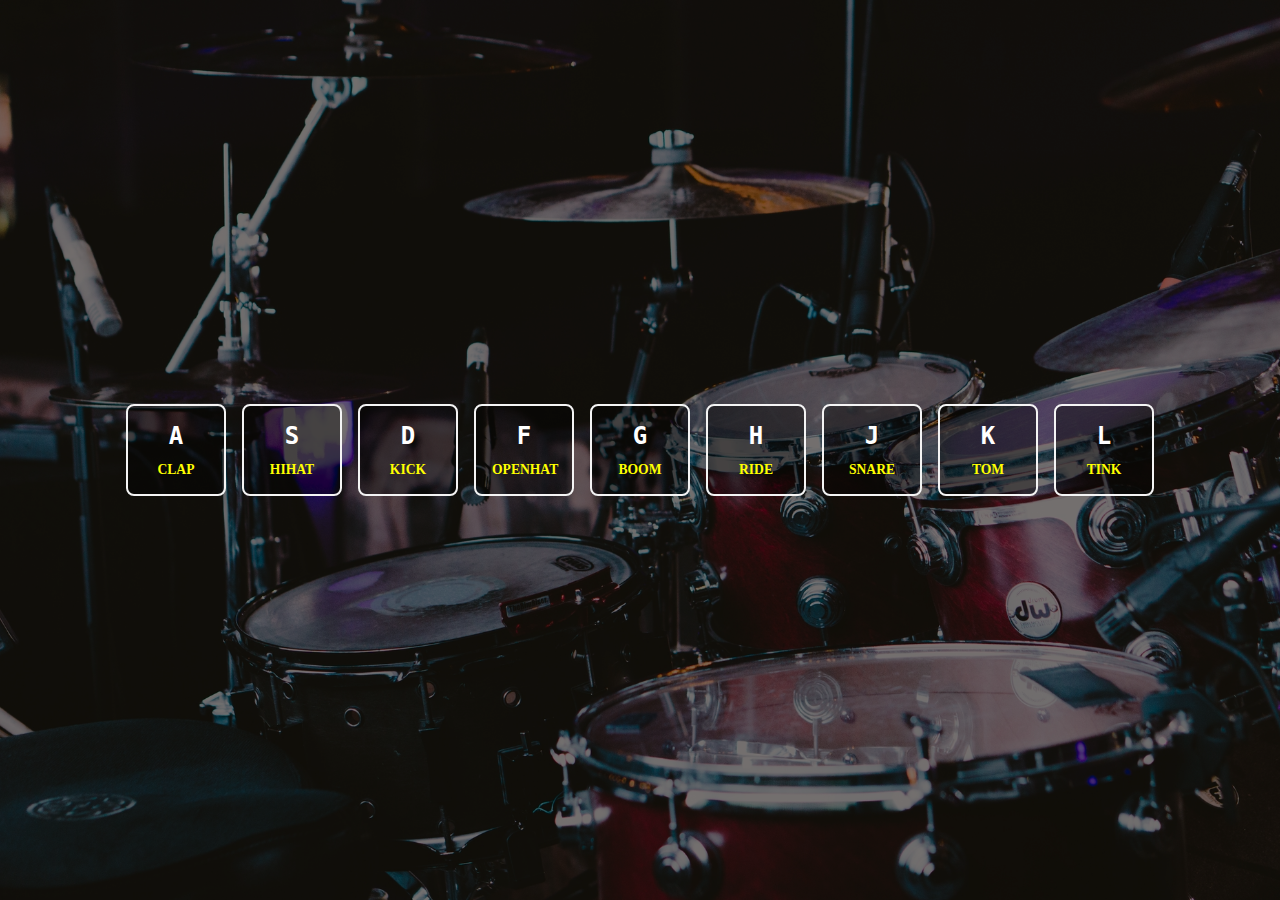
<file: index.html>
<!DOCTYPE html>
<html lang="en">
    <head>
        <meta charset="UTF-8">
        <meta http-equiv="X-UA-Compatible" content="IE=edge">
        <meta name="viewport" content="width=device-width, initial-scale=1.0">
        <link rel="stylesheet" href="./styles.css">
        <title>1/30 | Drum Kit</title>
    </head>
    <body>
        <div id="body-wrapper">
            <div class="btn" data-key="65"> 
                <kbd>A</kbd>
                <span class="sound-name">CLAP</span>
            </div>
            <div class="btn" data-key="83"> 
                <kbd>S</kbd>
                <span class="sound-name">HIHAT</span>
            </div>
            <div class="btn" data-key="68">
                <kbd>D</kbd>
                <span class="sound-name">KICK</span>
            </div>
            <div class="btn" data-key="70">
                <kbd>F</kbd>
                <span class="sound-name">OPENHAT</span>
            </div>
            <div class="btn" data-key="71">
                <kbd>G</kbd>
                <span class="sound-name">BOOM</span>
            </div>
            <div class="btn" data-key="72">
                <kbd>H</kbd>
                <span class="sound-name">RIDE</span>
            </div>
            <div class="btn" data-key="74">
                <kbd>J</kbd>
                <span class="sound-name">SNARE</span>
            </div>
            <div class="btn" data-key="75">
                <kbd>K</kbd>
                <span class="sound-name">TOM</span>
            </div>
            <div class="btn" data-key="76">
                <kbd>L</kbd>
                <span class="sound-name">TINK</span>
            </div>

            <audio class="sound" data-key="65">
                <source src="./assets/sounds/clap.wav" type="audio/wav" preload>
            </audio>
            <audio class="sound" data-key="83">
                <source src="./assets/sounds/hihat.wav" type="audio/wav" preload>
            </audio>
            <audio class="sound" data-key="68">
                <source src="./assets/sounds/kick.wav" type="audio/wav" preload>
            </audio>
            <audio class="sound" data-key="70">
                <source src="./assets/sounds/openhat.wav" type="audio/wav" preload>
            </audio>
            <audio class="sound" data-key="71">
                <source src="./assets/sounds/boom.wav" type="audio/wav" preload>
            </audio>
            <audio class="sound" data-key="72">
                <source src="./assets/sounds/ride.wav" type="audio/wav" preload>
            </audio>
            <audio class="sound" data-key="74">
                <source src="./assets/sounds/snare.wav" type="audio/wav" preload>
            </audio>
            <audio class="sound" data-key="75">
                <source src="./assets/sounds/tom.wav" type="audio/wav" preload>
            </audio>
            <audio class="sound" data-key="76">
                <source src="./assets/sounds/tink.wav" type="audio/wav" preload>
            </audio>
        </div>
       
        <script src="./main.js"></script>
    </body>
</html>

<!-- My Implementation
            <button class="btn btn-a"> 
                <audio class="sound">
                    <source src="./assets/sounds/clap.wav" type="audio/wav" preload>
                </audio>
                <span class="sound-key">A</span>
                <span class="sound-name">CLAP</span>
            </button>
            <button class="btn btn-s">
                <audio class="sound">
                    <source src="./assets/sounds/hihat.wav" type="audio/wav" preload>
                </audio>
                <span class="sound-key">S</span>
                <span class="sound-name">HIHAT</span>
            </button>
            <button class="btn btn-d">
                <audio class="sound">
                    <source src="./assets/sounds/kick.wav" type="audio/wav" preload>
                </audio>
                <span class="sound-key">D</span>
                <span class="sound-name">KICK</span>
            </button>
            <button class="btn btn-f">
                <audio class="sound">
                    <source src="./assets/sounds/openhat.wav" type="audio/wav" preload>
                </audio>
                <span class="sound-key">F</span>
                <span class="sound-name">OPENHAT</span>
            </button>
            <button class="btn btn-g">
                <audio class="sound">
                    <source src="./assets/sounds/boom.wav" type="audio/wav" preload>
                </audio>
                <span class="sound-key">G</span>
                <span class="sound-name">BOOM</span>
            </button>
            <button class="btn btn-h">
                <audio class="sound">
                    <source src="./assets/sounds/ride.wav" type="audio/wav" preload>
                </audio>
                <span class="sound-key">H</span>
                <span class="sound-name">RIDE</span>
            </button>
            <button class="btn btn-j">
                <audio class="sound">
                    <source src="./assets/sounds/snare.wav" type="audio/wav" preload>
                </audio>
                <span class="sound-key">J</span>
                <span class="sound-name">SNARE</span>
            </button>
            <button class="btn btn-k">
                <audio class="sound">
                    <source src="./assets/sounds/tom.wav" type="audio/wav" preload>
                </audio>
                <span class="sound-key">K</span>
                <span class="sound-name">TOM</span>
            </button>
            <button class="btn btn-l">
                <audio class="sound">
                    <source src="./assets/sounds/tink.wav" type="audio/wav" preload>
                </audio>
                <span class="sound-key">L</span>
                <span class="sound-name">TINK</span>
            </button> -->
</file>
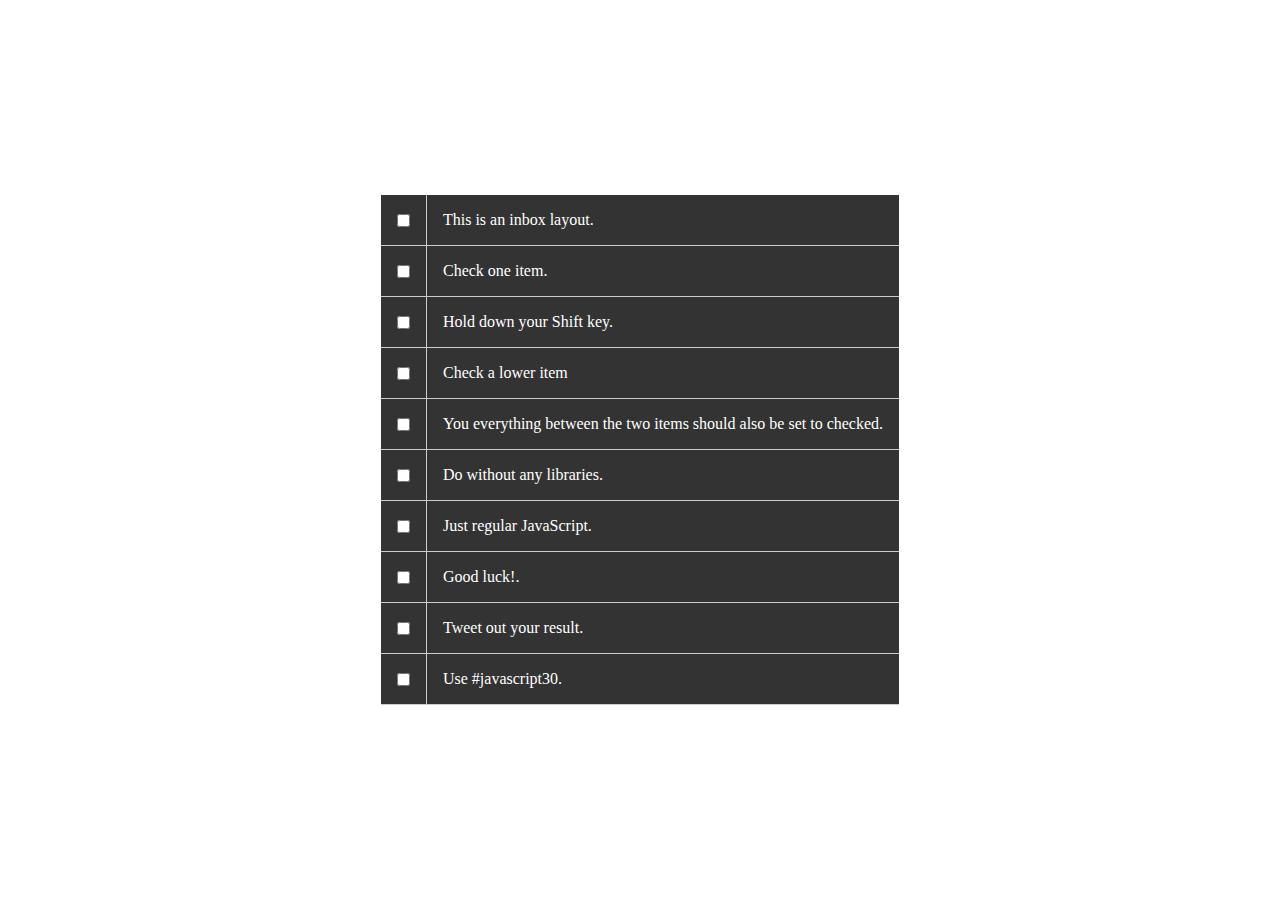
<file: day-10-multiple-checkboxes/index.html>
<!DOCTYPE html>
<html lang="en">
    <head>
        <meta charset="UTF-8">
        <meta http-equiv="X-UA-Compatible" content="IE=edge">
        <meta name="viewport" content="width=device-width, initial-scale=1.0">
        <title>10/30 | Shift Click Multiple Checkbox</title>

        <link rel="stylesheet" href="styles.css">
    </head>
    <body>
        <div class="inbox">
            <div class="item">
                <input type="checkbox"/>
                <p>This is an inbox layout.</p>
            </div>
            <div class="item">
                <input type="checkbox"/>
                <p>Check one item.</p>
            </div>
            <div class="item">
                <input type="checkbox"/>
                <p>Hold down your Shift key.</p>
            </div>
            <div class="item">
                <input type="checkbox"/>
                <p>Check a lower item</p>
            </div>
            <div class="item">
                <input type="checkbox"/>
                <p>You everything between the two items should also be set to checked.</p>
            </div>
            <div class="item">
                <input type="checkbox"/>
                <p>Do without any libraries.</p>
            </div>
            <div class="item">
                <input type="checkbox"/>
                <p>Just regular JavaScript.</p>
            </div>
            <div class="item">
                <input type="checkbox"/>
                <p>Good luck!.</p>
            </div>
            <div class="item">
                <input type="checkbox"/>
                <p>Tweet out your result.</p>
            </div>
            <div class="item">
                <input type="checkbox"/>
                <p>Use #javascript30.</p>
            </div>
        </div>

        <script src="main.js"></script>
    </body>
</html>
</file>
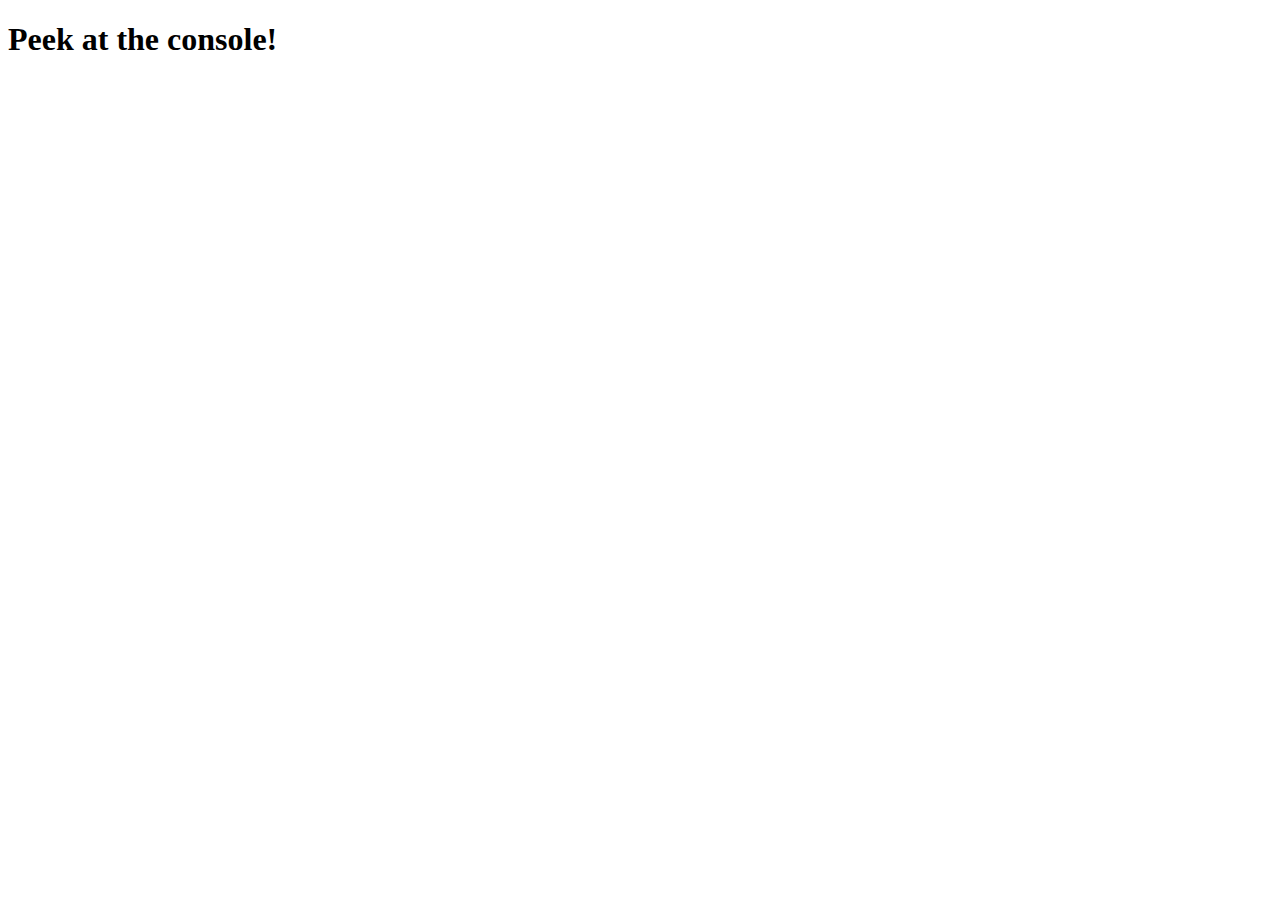
<file: day-14-reference-vs-copy/index.html>
<!DOCTYPE html>
<html lang="en">
    <head>
    <meta charset="UTF-8">
    <title>JS Reference VS Copy</title>
    </head>
    <body>
        <h1>Peek at the console!</h1>
    <script src="./script.js"></script>

    </body>
</html>
</file>
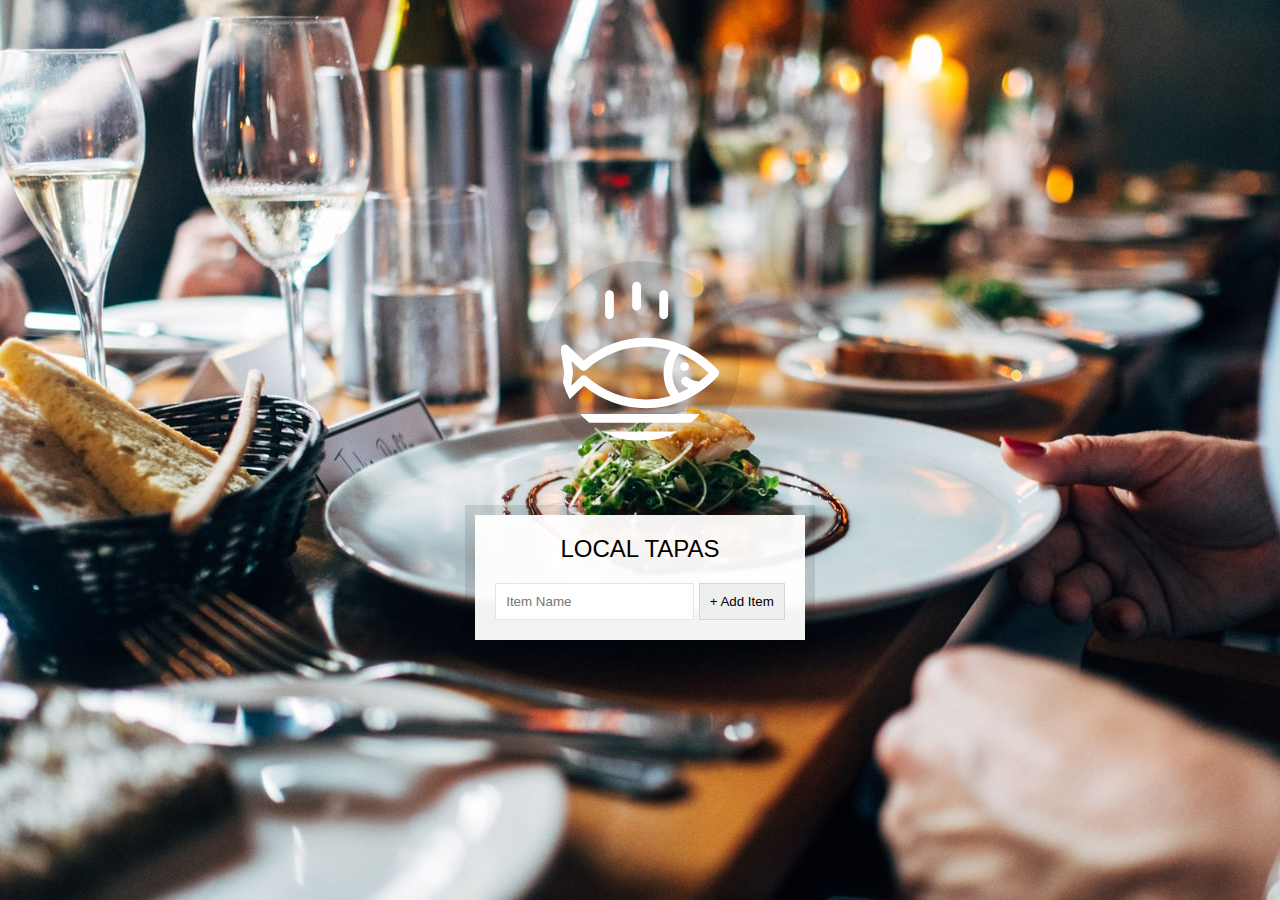
<file: day-15-local-storage/index.html>
<!DOCTYPE html>
<html lang="en">
    <head>
        <meta charset="UTF-8">
        <meta http-equiv="X-UA-Compatible" content="IE=edge">
        <meta name="viewport" content="width=device-width, initial-scale=1.0">
        <title>15/ 30 | Local Storage | Event Delegation</title>
        <link rel="stylesheet" href="styles.css">
    </head>
    <body>
        <svg xmlns="http://www.w3.org/2000/svg" xmlns:xlink="http://www.w3.org/1999/xlink" version="1.1" x="0px" y="0px" viewBox="0 0 512 512" enable-background="new 0 0 512 512" xml:space="preserve"><g><path d="M495.9,425.3H16.1c-5.2,0-10.1,2.9-12.5,7.6c-2.4,4.7-2.1,10.3,0.9,14.6l39,56.4c2.6,3.8,7,6.1,11.6,6.1h401.7   c4.6,0,9-2.3,11.6-6.1l39-56.4c3-4.3,3.3-9.9,0.9-14.6C506,428.2,501.1,425.3,495.9,425.3z M449.4,481.8H62.6L43,453.6H469   L449.4,481.8z"/><path d="M158.3,122c7.8,0,14.1-6.3,14.1-14.1V43.4c0-7.8-6.3-14.1-14.1-14.1c-7.8,0-14.1,6.3-14.1,14.1v64.5   C144.2,115.7,150.5,122,158.3,122z"/><path d="M245.1,94.7c7.8,0,14.1-6.3,14.1-14.1V16.1c0-7.8-6.3-14.1-14.1-14.1C237.3,2,231,8.3,231,16.1v64.5   C231,88.4,237.3,94.7,245.1,94.7z"/><path d="M331.9,122c7.8,0,14.1-6.3,14.1-14.1V43.4c0-7.8-6.3-14.1-14.1-14.1s-14.1,6.3-14.1,14.1v64.5   C317.8,115.7,324.1,122,331.9,122z"/><path d="M9.6,385.2c5.3,2.8,11.8,1.9,16.2-2.2l50.6-47.7c56.7,46.5,126.6,71.9,198.3,71.9c0,0,0,0,0,0   c87.5,0,169.7-36.6,231.4-103.2c5-5.4,5-13.8,0-19.2c-61.8-66.5-144-103.2-231.4-103.2c-72,0-142.2,25.6-199,72.5l-50-47.1   c-4.4-4.1-10.9-5-16.2-2.2c-5.3,2.8-8.3,8.7-7.4,14.6l11.6,75L2.2,370.6C1.3,376.5,4.2,382.4,9.6,385.2z M380.9,230.8   c34.9,14.3,67.2,35.7,95.3,63.6c-10.1,10-20.8,19.2-31.9,27.5c-22.4-3.3-29.6-8.8-30.7-9.7c-4-5.7-11.8-7.7-18.1-4.4   c-6.9,3.6-9.5,12.2-5.9,19.1c1.9,3.5,7.3,10.3,22.4,16c-10.1,5.7-20.5,10.7-31.1,15.1C352.4,320.2,352.4,268.6,380.9,230.8z    M36.3,255.6l29.4,27.7c5.3,5,13.6,5.1,19.1,0.3c53.2-47.6,120.7-73.7,190-73.7c26.9,0,53.2,3.9,78.5,11.3   c-29.3,44.6-29.3,102,0,146.6c-25.3,7.4-51.6,11.3-78.5,11.3c-69,0-136.3-26-189.4-73.2c-2.7-2.4-13.4-6.3-19.1,0.3l-30.1,28.3   l5.7-40C42.2,293,36.3,255.6,36.3,255.6z"/><circle cx="398.8" cy="273.8" r="14.1"/></g></svg>

        <div class="wrapper">
            <h2>LOCAL TAPAS</h2>
            <p></p>
            <ul class="plates">
                <li>Loading Tapas...</li>
            </ul>
            <form class="add-items">
                <input type="text" name="item" placeholder="Item Name" required>
                <input type="submit" value="+ Add Item">
            </form>
        </div>
        <script src="main.js"></script>
    </body>
</html>
</file>
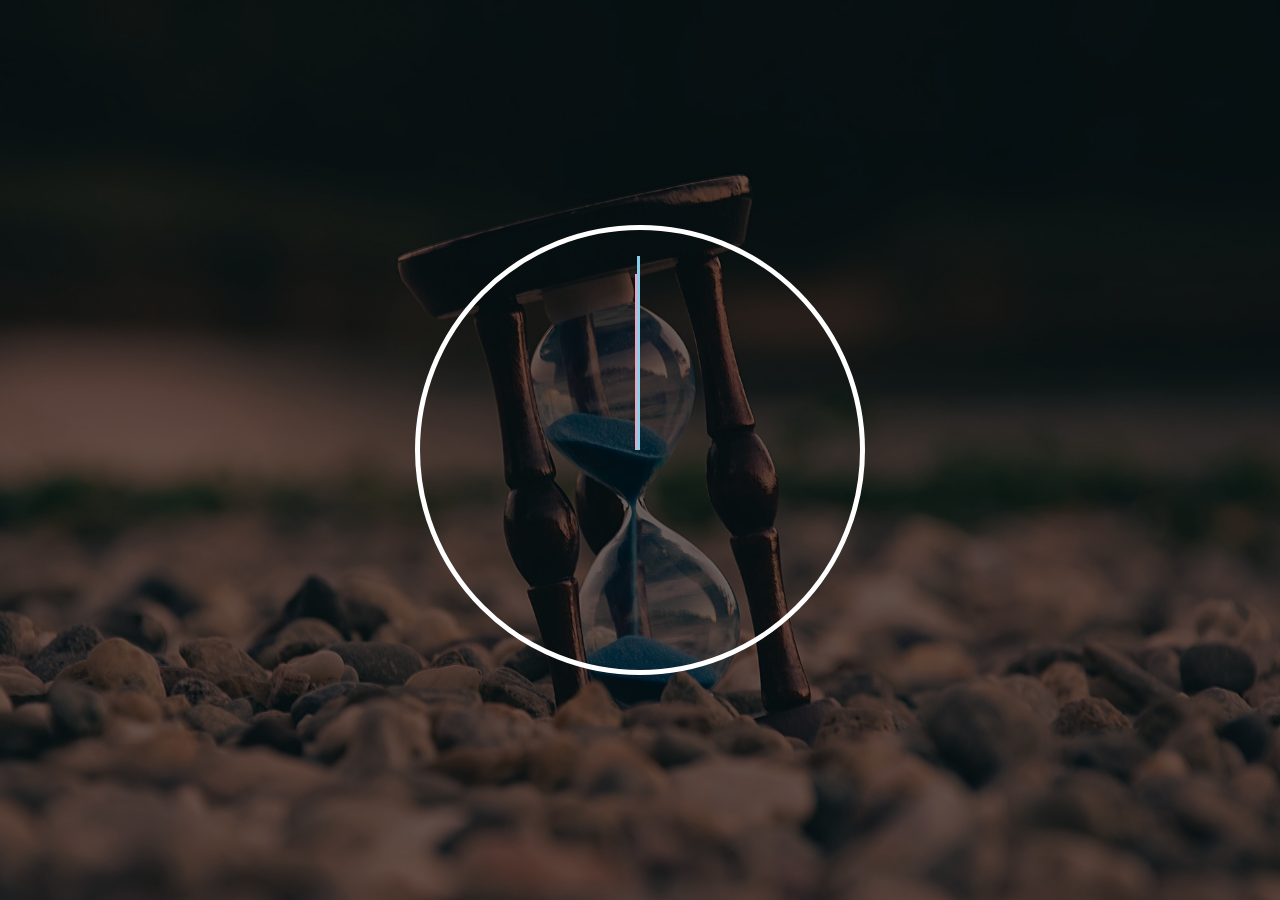
<file: day-2-clock/index.html>
<!DOCTYPE html>
<html lang="en">
    <head>
        <meta charset="UTF-8">
        <meta http-equiv="X-UA-Compatible" content="IE=edge">
        <meta name="viewport" content="width=device-width, initial-scale=1.0">
        <title>2/30 | Clock</title>

        <link rel="stylesheet" href="styles.css">
    </head>
    <body id="page-wrapper">
            <div class="clock-container">
                <div class="clock-hand-container">
                    <div class="clock-hand hour-hand"></div>
                    <div class="clock-hand minute-hand"></div>
                    <div class="clock-hand second-hand"></div>
                </div>
            </div>

        <script src="main.js"></script>
    </body>
</html>
</file>
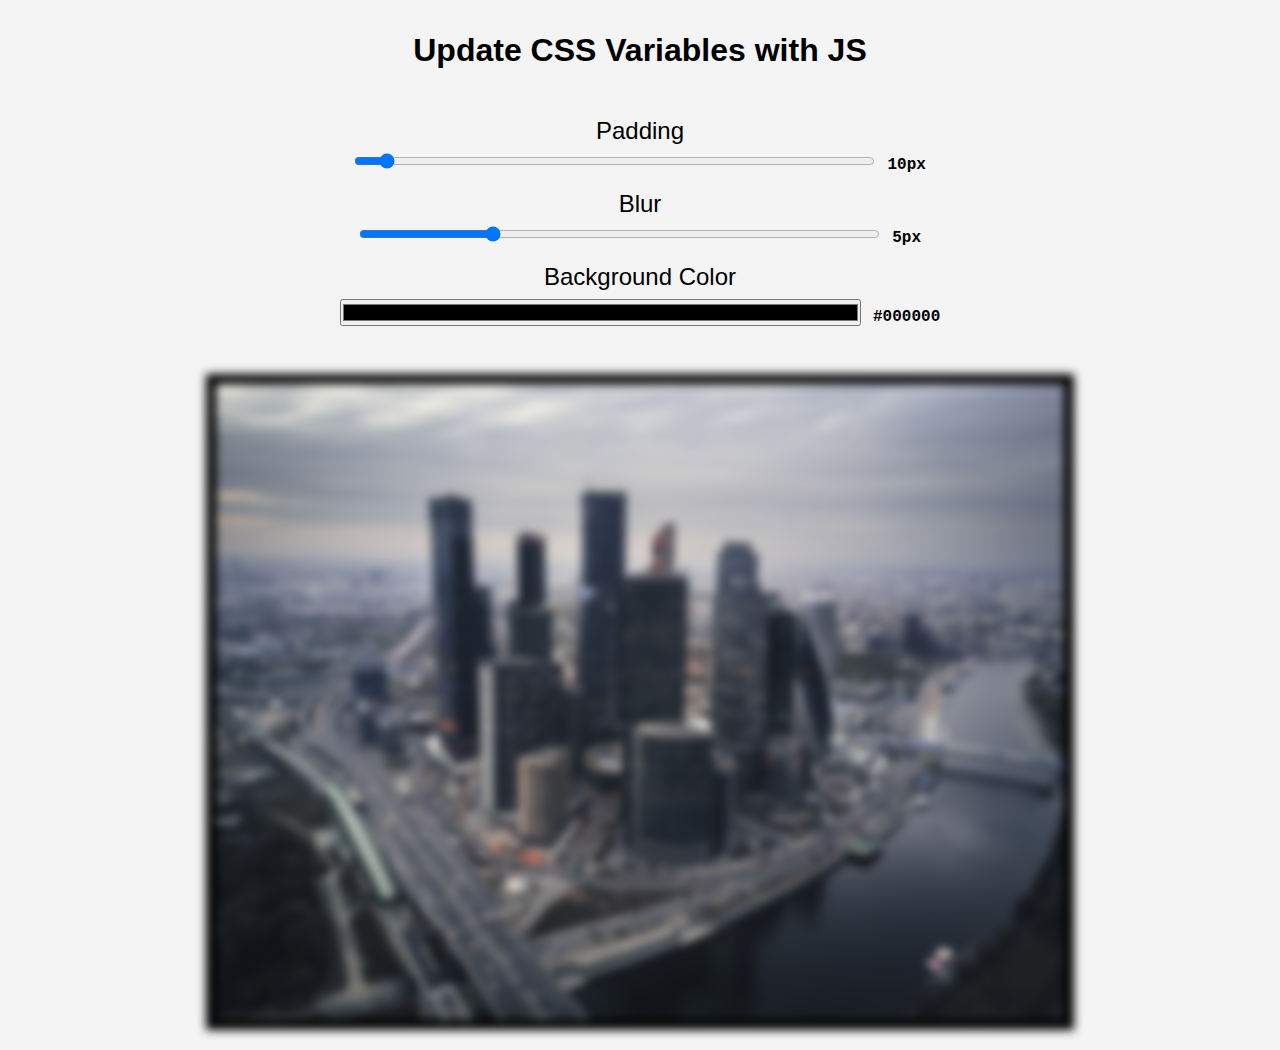
<file: day-3-variables/index.html>
<!DOCTYPE html>
<html lang="en">
    <head>
        <meta charset="UTF-8">
        <meta http-equiv="X-UA-Compatible" content="IE=edge">
        <meta name="viewport" content="width=device-width, initial-scale=1.0">
        <title>3/30 | Variables</title>

        <link rel="stylesheet" href="styles.css">
    </h>
    <body>
        <div id="page-wrapper">
            <h1 class="hero-head">Update CSS Variables with <span class="image-bg-color">JS</span></h1>
    

            <div class="image-manip-form">
                <div class="form-group">
                    <label for="range-padding">Padding</label>
                    <input type="range" name="range-padding" value="10" data-sizing="px" max="200" id="range-padding" min="0">
                    <span class="value-padding"></span>
                </div>
                <div class="form-group">
                    <label for="range-blur">Blur</label>
                    <input type="range" name="range-blur" value="5" data-sizing="px" min="0" max="20" id="range-blur">
                    <span class="value-blur"></span>
                </div>
                <div class="form-group">
                    <label for="bg-color-picker">Background Color</label>
                    <input type="color" name="bg-color-picker" id="bg-color-picker">
                    <span class="value-bg-color"></span>
                </div>
                
            </div>
            <div class="image-container">
                <img src="./assets/images/skyscrapers2.jpg" alt="Scyscrapers" class="img">
            </div>
        </div>

        <script src="./main.js"></script>
    </body>
</html>
</file>
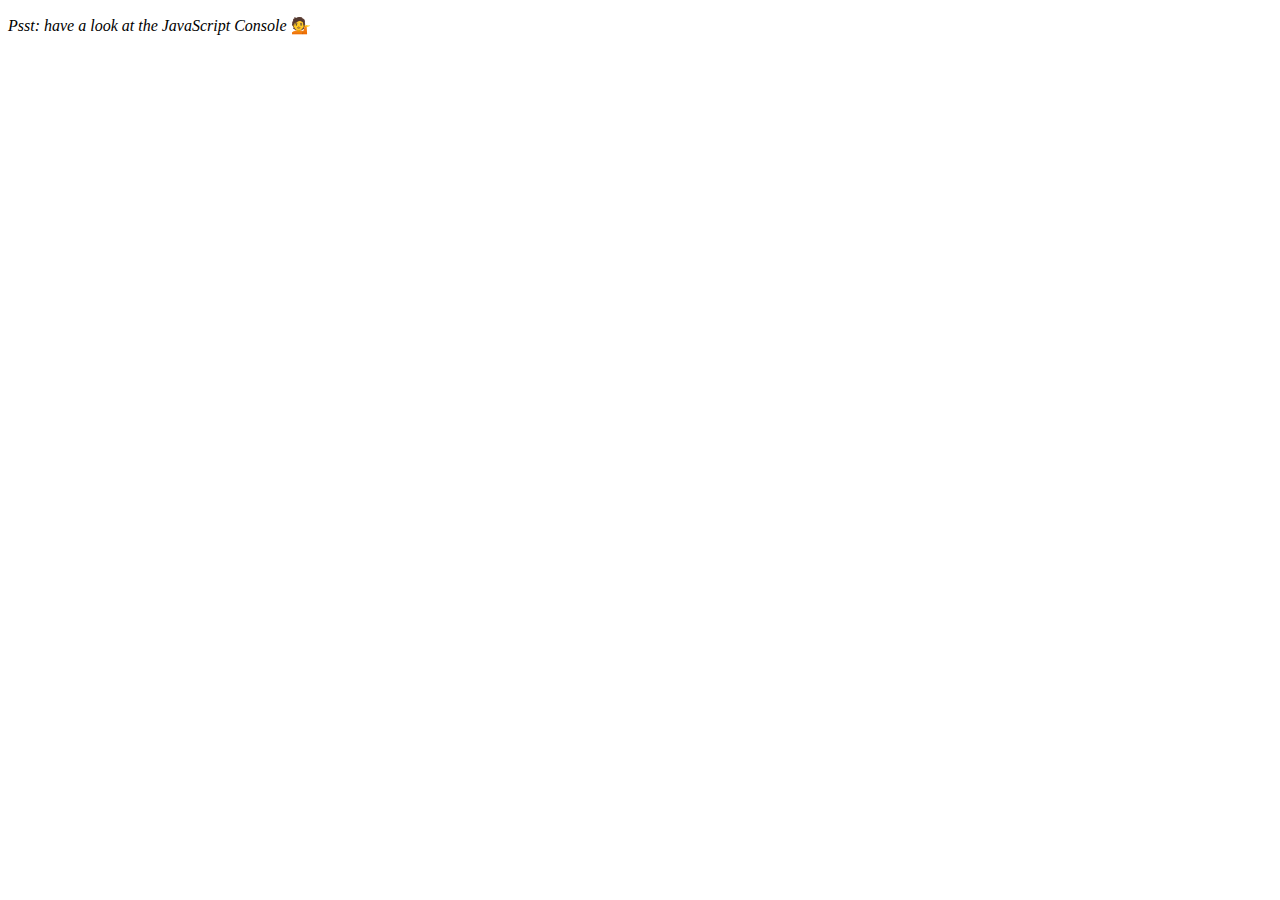
<file: day-4-array-cardio/index.html>
<!DOCTYPE html>
<html lang="en">
<head>
  <meta charset="UTF-8">
  <title>Array Cardio 💪</title>
</head>
<body>
  <p><em>Psst: have a look at the JavaScript Console</em> 💁</p>
  <script src="main.js"></script>
</body>
</html>
</file>
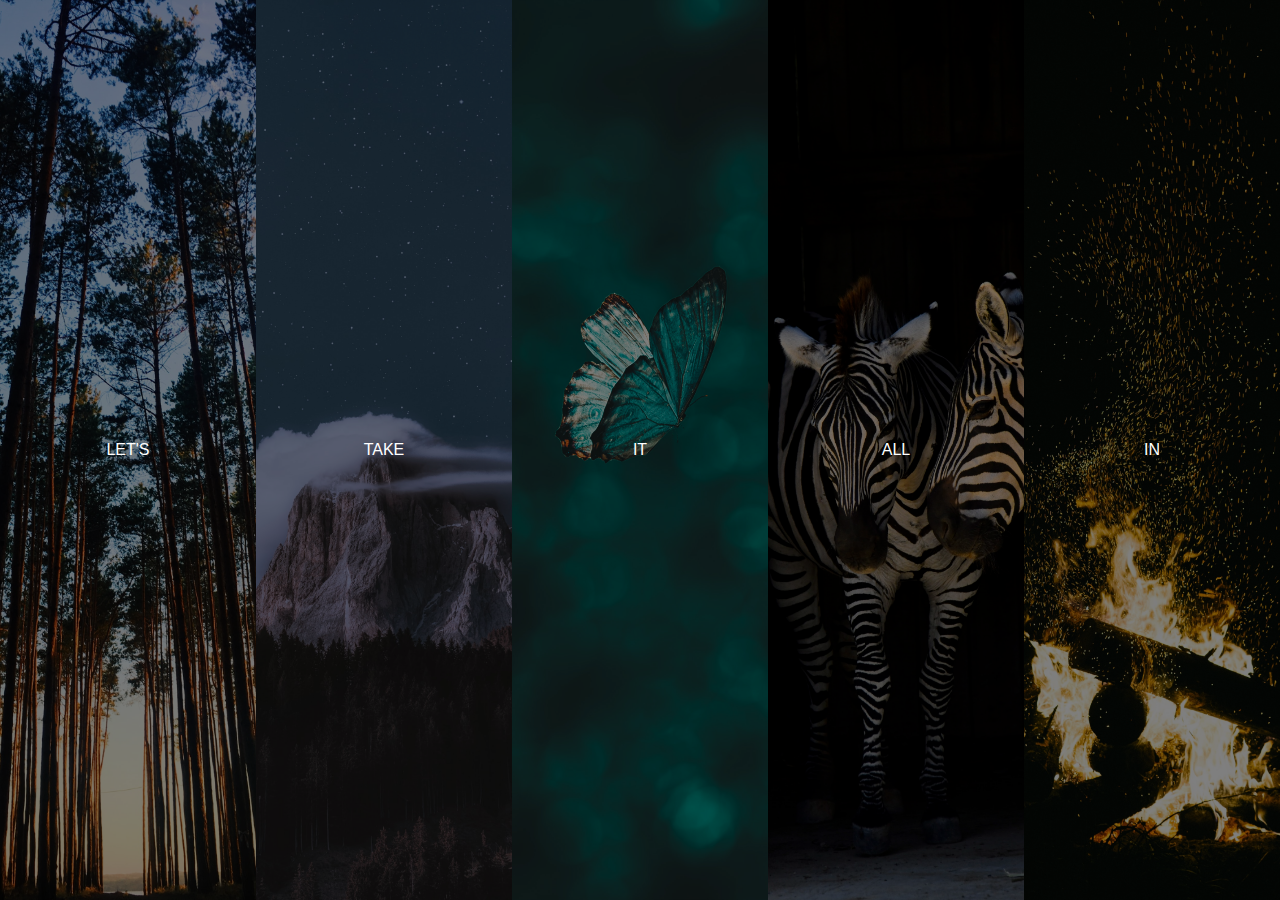
<file: day-5-flex-panel-image-gallery/index.html>
<!DOCTYPE html>
<html lang="en">
    <head>
        <meta charset="UTF-8">
        <meta http-equiv="X-UA-Compatible" content="IE=edge">
        <meta name="viewport" content="width=device-width, initial-scale=1.0">
        <title>5/30 | Flex Panel Image Gallery</title>

        <link rel="stylesheet" href="styles.css">
    </head>
    <body>
        <div class="panel-container">
            <div class="panel">
                <p class="l-text">Hey</p>
                <p class="xl-text">Let's</p>
                <p class="l-text">Dance</p>
            </div>
            <div class="panel">
                <p class="l-text">Give</p>
                <p class="xl-text">Take</p>
                <p class="l-text">Receive</p>
            </div>
            <div class="panel">
                <p class="l-text">Experience</p>
                <p class="xl-text">It</p>
                <p class="l-text">Today</p>
            </div>
            <div class="panel">
                <p class="l-text">Give</p>
                <p class="xl-text">All</p>
                <p class="l-text">You Can</p>
            </div>
            <div class="panel">
                <p class="l-text">Life</p>
                <p class="xl-text">In</p>
                <p class="l-text">Motion</p>
            </div>
        </div>

        <script src="./main.js"></script>
    </body>
</html>
</file>
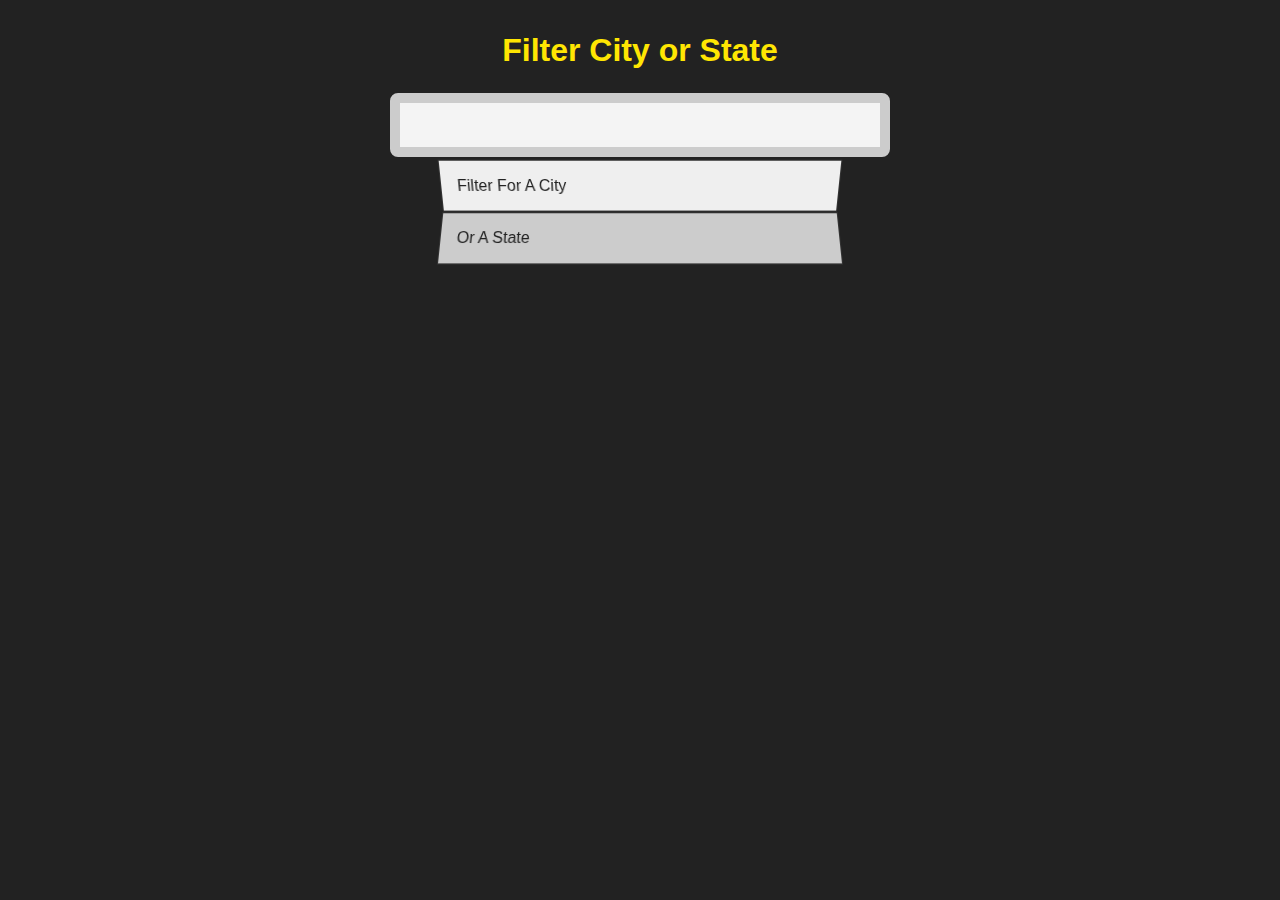
<file: day-6-ajax-type-ahead/index.html>
<!DOCTYPE html>
<html lang="en">
    <head>
        <meta charset="UTF-8">
        <meta http-equiv="X-UA-Compatible" content="IE=edge">
        <meta name="viewport" content="width=device-width, initial-scale=1.0">
        <title>6 / 30 | AJAX Type Ahead</title>

        <link rel="stylesheet" href="styles.css">
    </head>
    <body>
        <div id="body-wrapper">
            <h1 class="hero-head">
                Filter City or State
            </h1>
            <div class="filter-form">
                <input type="text" name="filter-input" id="filter-input">
                <div class="filter-outupt">
                    <li>Filter For A City <span class="population"></span></li>
                    <li>Or A State <span class="population"></span></li>
                </div>
            </div>
        <div>
        <script src="main.js"></script>
    </body>
</html>
</file>
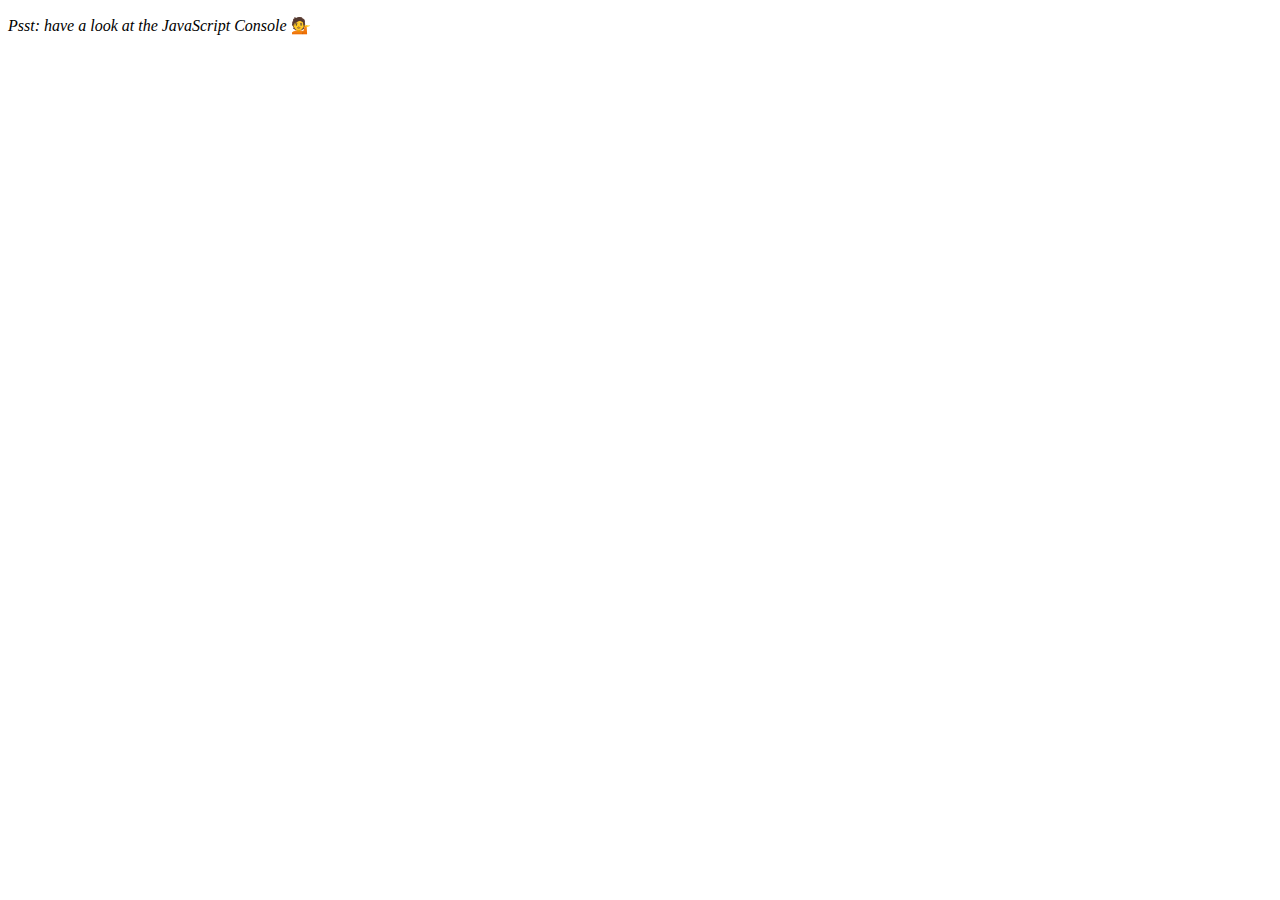
<file: day-7-array-cardio-2/index.html>
<!DOCTYPE html>
<html lang="en">
    <head>
        <meta charset="UTF-8">
        <meta http-equiv="X-UA-Compatible" content="IE=edge">
        <meta name="viewport" content="width=device-width, initial-scale=1.0">
        <title>Day 7/30 | Array Cardio Day 2</title>
    </head>
    <body>
        <p><em>Psst: have a look at the JavaScript Console</em> 💁</p>

        <script src="main.js"></script>
    </body>
</html>
</file>
<file: styles.css>
* {
    box-sizing: border-box;
    padding: 0;
    margin: 0;
}

body {
    background: url('./assets/images/instruments.jpg') no-repeat center center/ cover;
    
    width: 100%;
}

#body-wrapper {
    background: rgba(0, 0, 0, 0.5);
    min-height: 100vh;
    display: flex;
    flex-direction: row;
    gap: 1rem;
    justify-content: center;
    align-items: center;
    flex-wrap: wrap;
    align-content: center;
    padding: 2rem 1rem;
}

.btn {
    text-align: center;
    background: rgba(0,0,0,0.4);
    outline: none;
    border: 2px solid #f4f4f4;
    padding: 1rem;
    width: 100px;
    max-height: 200px;
    border-radius: 0.5rem;
    color: yellow;
    font-weight: bold;
    font-size: 0.85rem;
    transition: all 0.07s ease-out;
}

.btn kbd {
    font-size: 1.5rem;
    display: block;
    color: #fff;
    margin: 0 auto 0.75rem auto;
}



.btn:hover {
    /* transform: scale(0.9); */
    background: rgba(0,0,0,0.7);
}

.btn.play {
    transform: scale(1.02);
    border: 2px solid yellow;
}
</file>
<file: day-10-multiple-checkboxes/styles.css>
* {
    box-sizing: border-box;
    padding: 0;
    margin: 0;
}

body {
    min-height: 100vh;
    width: 100%;
    display: flex;
    flex-direction: column;
    justify-content: center;
    align-items: center;
}

.inbox {
    background-color: #333;
    color: #fff;
}

.item {
    border-bottom: 1px solid #ccc;
    display: flex;
    align-items: center;
    justify-content: flex-start;
}

input[type="checkbox"] {
    margin: 1rem; 
}

input[type="checkbox"]:checked + p {
    text-decoration: line-through;
}

.item > p {
    border-left: 1px solid #ccc;
    display: inline-block;
    padding: 1rem;
}
</file>
<file: day-15-local-storage/styles.css>
html {
    box-sizing: border-box;
    background: url("./assets/oh-la-la.jpeg") center no-repeat;
    background-size: cover;
    min-height: 100vh;
    display: flex;
    justify-content: center;
    align-items: center;
    text-align: center;
    font-family: Futura, "Trebuchet MS", Arial, sans-serif;
  }
  
  *,
  *:before,
  *:after {
    box-sizing: inherit;
  }
  
  svg {
    fill: white;
    background: rgba(0, 0, 0, 0.1);
    padding: 20px;
    border-radius: 50%;
    width: 200px;
    margin-bottom: 50px;
  }
  
  .wrapper {
    padding: 20px;
    max-width: 350px;
    background: rgba(255, 255, 255, 0.95);
    box-shadow: 0 0 0 10px rgba(0, 0, 0, 0.1);
  }
  
  h2 {
    text-align: center;
    margin: 0;
    font-weight: 200;
  }
  
  .plates {
    margin: 0;
    padding: 0;
    text-align: left;
    list-style: none;
  }
  
  .plates li {
    border-bottom: 1px solid rgba(0, 0, 0, 0.2);
    padding: 10px 0;
    font-weight: 100;
    display: flex;
  }
  
  .plates label {
    flex: 1;
    cursor: pointer;
  }
  
  .plates input {
    display: none;
  }
  
  .plates input + label:before {
    content: "⬜️";
    margin-right: 10px;
  }
  
  .plates input:checked + label:before {
    content: "🌮";
  }
  
  .add-items {
    margin-top: 20px;
  }
  
  .add-items input {
    padding: 10px;
    outline: 0;
    border: 1px solid rgba(0, 0, 0, 0.1);
  }
</file>
<file: day-2-clock/styles.css>
* {
    box-sizing: border-box;
    margin: 0;
    padding: 0;
}

#page-wrapper {
    background: url('./assets/images/clock-time.jpg') no-repeat center center/cover;
    min-height: 100vh;
    display: flex;
    flex-direction: column;
    align-items: center;
    justify-content: center;
    overflow: hidden;
    position: relative;
}

#page-wrapper::after {
    z-index: 1;
    background-color: rgba(0,0,0,0.6);
    width: 100%;
    height: 100%;
    position: absolute;
    top: 0;
    left: 0;
    content: '';
    
}

#page-wrapper > * {
    z-index: 100;
    position: relative;
}


.clock-container {
    margin: auto;
    width: 50vh;
    height: 50vh;
    border: 5px solid #fff;
    border-radius: 50%;
    position: relative;
}


.clock-hand {
    position: absolute;
    height: 40%;
    bottom: 50%;
    right: 50%;
    transform-origin: bottom;
    background-color: #f89ebc;
    width: 5px;
    transition: transform 0.09s cubic-bezier(0.41, 0.11, 0.46, 1.28);
}


.hour-hand {
    height: 25%;
}

.second-hand {
    background-color: skyblue;
    width: 3px;
    height: 44%;
}


/* 
.clock-container .hour-hand {
    
    height: 5px; 
    top: 50%; 
    transform: rotate(90deg);
    right: 50%;
}

.clock-container .minute-hand {
    position: absolute;
    width: 150px;
    height: 5px;
    top: 50%;
    right: 50%;
    transform: rotate(90deg);
    transform-origin: 100%;
    background-color: #fff;
    transition:transform 0.5s cubic-bezier(0.41, 0.11, 0.46, 1.28)
}

.clock-container .second-hand {
    position: absolute;
    width: 150px;
    height: 2px;
    transform-origin: 100%; 
    top: 50%;
    right: 50%;
    transform: rotate(90deg);
    background-color: #fff;
    transition:  transform 0.5s cubic-bezier(0.9, 0.9, 0.2, 1.28)

} */
</file>
<file: day-3-variables/styles.css>
:root {
    --image-padding: 10px;
    --image-background-color: #000000;
    --image-blur: 5px;
}

* {
    box-sizing: border-box;
    margin: 0;
    padding: 0;
    font-family: Arial, Helvetica, sans-serif;
}

body {
    min-height: 100%;
    width: 100%;
    height: 100vh;
    background-color: #f4f4f4;
}

#page-wrapper {
    max-width: 900px;
    margin: 2rem auto;
    text-align: center; 
}

h1.hero-head > span.image-bg-color {
    color: var(--image-background-color);
}

.image-manip-form {
    padding: 1rem;
    
    margin: 1rem auto;
}

.image-manip-form input {
    width: 60%;
    margin-right: 0.5rem;
}

.image-manip-form span {
    width: 40%;
    font-size: 1rem;
    font-weight: bold;
    font-family: 'Courier New', Courier, monospace;
}

.image-manip-form label {
    margin: 1rem 0 0.5rem 0;
    display: block;    
    font-size: 1.5rem;
}

.image-container {
    width: 100%;
    padding: 1rem;
}

.image-container img {
    background-color: var(--image-background-color);
    filter: blur(var(--image-blur));
    max-width: 100%;
    padding: var(--image-padding);
    text-align: center;
}
</file>
<file: day-5-flex-panel-image-gallery/styles.css>
* {
    box-sizing: border-box;
    padding: 0;
    margin: 0;
}

body {
    text-align: center;
    font-family:-apple-system, BlinkMacSystemFont, 'Segoe UI', Roboto, Oxygen, Ubuntu, Cantarell, 'Open Sans', 'Helvetica Neue', sans-serif;
}

.panel-container{
    width: 100%;
    height: 100%;
    display: flex;
    justify-content: center;
    align-items: center;
    align-content: center;
}


.panel {
    position: relative;
    flex: 1;
    min-height: 100vh;
    display: flex;
    overflow: hidden;
    flex-direction: column;
    padding: 1rem;
    transition: all 0.5s ease-in;
    
}

.panel::after {
    background-color: rgba(0,0,0,0.5);
    top: 0;
    left: 0;
    width: 100%;
    height: 100%;
    position: absolute;
    content: '';
    z-index: 1;
}

.panel.open  {
    font-size: 1.5rem;
    flex: 5;
}

.panel:nth-child(1) {
    background: url('./assets/images/img1.jpg') no-repeat center center/ cover;   
}

.panel:nth-child(2) {
    background: url('./assets/images/img2.jpg') no-repeat center center/ cover;   
}

.panel:nth-child(3) {
    background: url('./assets/images/img3.jpg') no-repeat center center/ cover;   
}

.panel:nth-child(4) {
    background: url('./assets/images/img4.jpg') no-repeat center center/ cover;   
}

.panel:nth-child(5) {
    background: url('./assets/images/img5.jpg') no-repeat center center/ cover;   
}

.panel > * {
    position: relative;
    flex: 1 0 auto;
    display: flex;
    align-items: center;
    z-index: 100;
    justify-content: center;
    transition: transform 0.5s ease-in;
}

.panel p {
    font-size: 1rem;
    color: #fff;
    text-transform: uppercase;
}


.panel > *:first-child {
    transform: translateY(-100%);
}

.panel.open > *:first-child {
    transform: translateY(0);
}

.panel > *:last-child {
    transform: translateY(100%);
}

.panel.open > *:last-child {
    transform: translateY(0);
}
</file>
<file: day-6-ajax-type-ahead/styles.css>
* {
    box-sizing: border-box;
    margin: 0;
    padding: 0;
}

body {
    font-family: Arial, Helvetica, sans-serif;
    height: 100%;
    background: #222;
    color: #ffe602;
    max-width: 900px;
    margin: auto;
}

#body-wrapper {
    padding: 2rem 1rem;
    min-height: 100vh;
    text-align: center;
    width: 100%;
}


.filter-form {
    max-width: 500px;
    margin: auto;
}

.filter-form input {
    padding: 0.7rem 1rem;
    font-size: 1.2rem;
    outline: none;
    display: block;
    width: 100%;
    border-radius: 0.5rem;
    border: 10px solid #ccc;

    margin-top: 1.5rem;
    background-color: #f4f4f4;
}

.filter-outupt {
    width: 80%;
    margin: auto;
}

.filter-outupt li {
    background-color: #ccc;
    list-style: none;
    color: #222;
    padding: 1rem;
    border: 1px solid #333;
    min-height: 50px;
    display: flex;
    align-items: center;
    justify-content: space-between;
    text-transform: capitalize;
}

.filter-outupt li:nth-child(odd) {
    transform: perspective(100px) rotateX(-3deg) translateY(3px);
   background: #EFEFEF;
}

.filter-outupt li:nth-child(even) {
    transform: perspective(100px) rotateX(3deg) translateY(3px);
}

.highlighted {
    background-color:#eecf22;
}

.filter-outupt li span {
    text-transform: capitalize !important;
}

span.population {
    font-size: 1.1rem;
}
</file>
